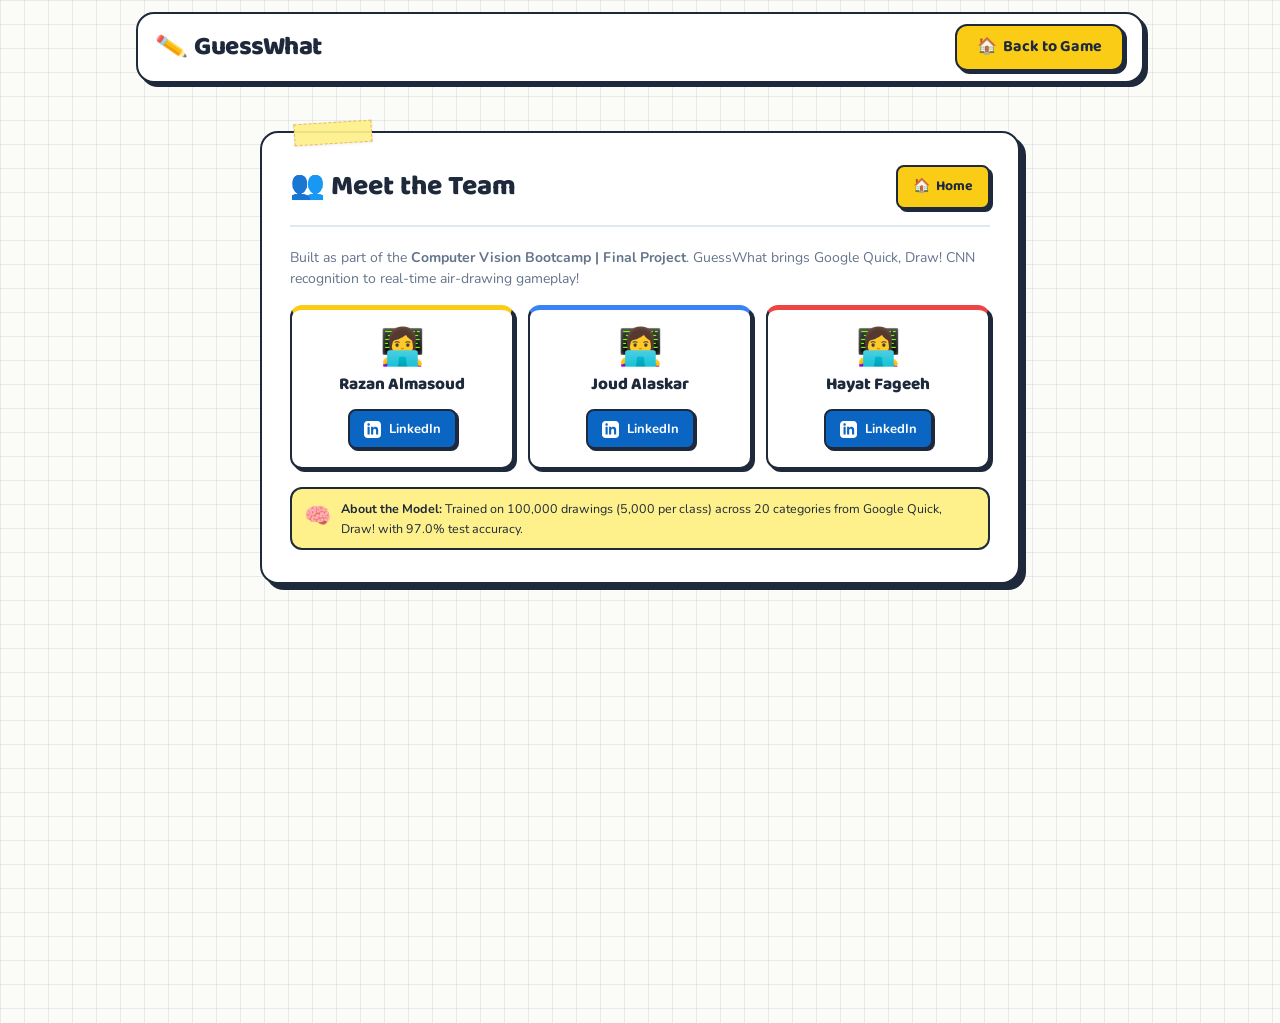
<file: team.html>
<!DOCTYPE html>
<html lang="en" dir="ltr">
<head>
  <meta charset="UTF-8">
  <meta name="viewport" content="width=device-width, initial-scale=1.0, maximum-scale=5.0">
  <title>Meet the Team — GuessWhat</title>
  <meta name="description" content="Meet the team behind GuessWhat — Computer Vision Bootcamp Final Project">

  <!-- =========================================================================
       TEAM LINKEDIN LINKS — Update these 3 constants when URLs are ready:
       ========================================================================= -->
  <script>
    const RAZAN_LINKEDIN = "#";
    const JOUD_LINKEDIN  = "#";
    const HAYAT_LINKEDIN = "#";
  </script>

  <!-- Google Fonts: Baloo 2 (friendly display) & Nunito (rounded sans) -->
  <link rel="preconnect" href="https://fonts.googleapis.com">
  <link rel="preconnect" href="https://fonts.gstatic.com" crossorigin>
  <link href="https://fonts.googleapis.com/css2?family=Baloo+2:wght@500;600;700;800&family=Nunito:ital,wght@0,400;0,600;0,700;0,800;0,900;1,700&display=swap" rel="stylesheet">

  <link rel="stylesheet" href="style.css">
  <style>
    .team-page-wrapper {
      min-height: 100vh;
      display: flex;
      flex-direction: column;
      align-items: center;
      padding: 32px 16px;
    }
    .team-page-container {
      max-width: 760px;
      width: 100%;
      margin: 0 auto;
    }
    .team-page-card {
      position: relative;
      background: var(--card-bg);
      border: var(--border-thick);
      border-radius: var(--radius-lg);
      box-shadow: var(--shadow-card-lg);
      padding: 32px 28px;
    }
    .team-page-header {
      display: flex;
      align-items: center;
      justify-content: space-between;
      margin-bottom: 20px;
      padding-bottom: 16px;
      border-bottom: 2px solid #e2e8f0;
    }
    .team-page-header h1 {
      font-family: var(--font-display);
      font-size: 28px;
      font-weight: 800;
      color: var(--ink-dark);
      margin: 0;
    }
    .btn-back-home {
      display: inline-flex;
      align-items: center;
      gap: 6px;
      text-decoration: none;
    }
  </style>
</head>
<body>
  <div class="site-wrapper">
    <!-- Top Nav Header -->
    <header class="site-header">
      <div class="header-container">
        <a href="index.html" class="brand-link">
          <span class="brand-pencil" aria-hidden="true">✏️</span>
          <span class="brand-name">GuessWhat</span>
        </a>
        <nav class="nav-links">
          <a href="index.html" class="btn btn-yellow btn-back-home">
            <span>🏠</span>
            <span>Back to Game</span>
          </a>
        </nav>
      </div>
    </header>

    <main class="team-page-wrapper">
      <div class="team-page-container">
        <div class="team-page-card">
          <div class="washi-tape washi-tape-left" aria-hidden="true"></div>
          
          <div class="team-page-header">
            <h1>👥 Meet the Team</h1>
            <a href="index.html" class="btn btn-sm btn-yellow btn-back-home">
              <span>🏠</span>
              <span>Home</span>
            </a>
          </div>

          <!-- General Information -->
          <p class="team-intro">
            Built as part of the <strong>Computer Vision Bootcamp | Final Project</strong>. GuessWhat brings Google Quick, Draw! CNN recognition to real-time air-drawing gameplay!
          </p>

          <!-- 3 Team Cards (1 row on desktop, 1 column on mobile) -->
          <div class="team-grid">
            <div class="team-card card-razan">
              <div class="member-avatar">👩‍💻</div>
              <div class="member-name">Razan Almasoud</div>
              <div class="member-actions">
                <a href="#" id="linkRazanLinkedIn" class="btn-linkedin" target="_blank" rel="noopener" aria-label="Razan Almasoud on LinkedIn" title="Razan Almasoud on LinkedIn">
                  <svg class="linkedin-svg" xmlns="http://www.w3.org/2000/svg" viewBox="0 0 24 24" width="18" height="18" fill="currentColor" aria-hidden="true">
                    <path d="M19 0h-14c-2.761 0-5 2.239-5 5v14c0 2.761 2.239 5 5 5h14c2.762 0 5-2.239 5-5v-14c0-2.761-2.238-5-5-5zm-11 19h-3v-11h3v11zm-1.5-12.268c-.966 0-1.75-.79-1.75-1.764s.784-1.764 1.75-1.764 1.75.79 1.75 1.764-.784 1.764-1.75 1.764zm13.5 12.268h-3v-5.604c0-3.368-4-3.113-4 0v5.604h-3v-11h3v1.765c1.396-2.586 7-2.777 7 2.476v6.759z"/>
                  </svg>
                  <span>LinkedIn</span>
                </a>
              </div>
            </div>

            <div class="team-card card-joud">
              <div class="member-avatar">👩‍💻</div>
              <div class="member-name">Joud Alaskar</div>
              <div class="member-actions">
                <a href="#" id="linkJoudLinkedIn" class="btn-linkedin" target="_blank" rel="noopener" aria-label="Joud Alaskar on LinkedIn" title="Joud Alaskar on LinkedIn">
                  <svg class="linkedin-svg" xmlns="http://www.w3.org/2000/svg" viewBox="0 0 24 24" width="18" height="18" fill="currentColor" aria-hidden="true">
                    <path d="M19 0h-14c-2.761 0-5 2.239-5 5v14c0 2.761 2.239 5 5 5h14c2.762 0 5-2.239 5-5v-14c0-2.761-2.238-5-5-5zm-11 19h-3v-11h3v11zm-1.5-12.268c-.966 0-1.75-.79-1.75-1.764s.784-1.764 1.75-1.764 1.75.79 1.75 1.764-.784 1.764-1.75 1.764zm13.5 12.268h-3v-5.604c0-3.368-4-3.113-4 0v5.604h-3v-11h3v1.765c1.396-2.586 7-2.777 7 2.476v6.759z"/>
                  </svg>
                  <span>LinkedIn</span>
                </a>
              </div>
            </div>

            <div class="team-card card-hayat">
              <div class="member-avatar">👩‍💻</div>
              <div class="member-name">Hayat Fageeh</div>
              <div class="member-actions">
                <a href="#" id="linkHayatLinkedIn" class="btn-linkedin" target="_blank" rel="noopener" aria-label="Hayat Fageeh on LinkedIn" title="Hayat Fageeh on LinkedIn">
                  <svg class="linkedin-svg" xmlns="http://www.w3.org/2000/svg" viewBox="0 0 24 24" width="18" height="18" fill="currentColor" aria-hidden="true">
                    <path d="M19 0h-14c-2.761 0-5 2.239-5 5v14c0 2.761 2.239 5 5 5h14c2.762 0 5-2.239 5-5v-14c0-2.761-2.238-5-5-5zm-11 19h-3v-11h3v11zm-1.5-12.268c-.966 0-1.75-.79-1.75-1.764s.784-1.764 1.75-1.764 1.75.79 1.75 1.764-.784 1.764-1.75 1.764zm13.5 12.268h-3v-5.604c0-3.368-4-3.113-4 0v5.604h-3v-11h3v1.765c1.396-2.586 7-2.777 7 2.476v6.759z"/>
                  </svg>
                  <span>LinkedIn</span>
                </a>
              </div>
            </div>
          </div>

          <!-- General Information: About the Model Callout -->
          <div class="model-meta-callout">
            <span class="callout-icon">🧠</span>
            <div class="callout-text">
              <strong>About the Model:</strong> Trained on 100,000 drawings (5,000 per class) across 20 categories from Google Quick, Draw! with 97.0% test accuracy.
            </div>
          </div>
        </div>
      </div>
    </main>
  </div>

  <script>
    // Wire up LinkedIn constants to link anchors
    document.addEventListener('DOMContentLoaded', () => {
      const linkRazan = document.getElementById('linkRazanLinkedIn');
      const linkJoud = document.getElementById('linkJoudLinkedIn');
      const linkHayat = document.getElementById('linkHayatLinkedIn');
      if (linkRazan && typeof RAZAN_LINKEDIN !== 'undefined') linkRazan.href = RAZAN_LINKEDIN;
      if (linkJoud && typeof JOUD_LINKEDIN !== 'undefined') linkJoud.href = JOUD_LINKEDIN;
      if (linkHayat && typeof HAYAT_LINKEDIN !== 'undefined') linkHayat.href = HAYAT_LINKEDIN;
    });
  </script>
</body>
</html>
</file>
<file: style.css>
/* ==========================================================================
   GUESSWHAT — SKETCHBOOK NEO-BRUTALIST DESIGN SYSTEM
   Grid Notebook Paper • Thick Dark Borders • Offset Solid Shadows • Yellow Accents
   Fits on one screen on desktop • 5 Home Tile Buttons & Popups • Responsive
   ========================================================================== */

/* --------------------------------------------------------------------------
   1. CSS Reset & Variables
   -------------------------------------------------------------------------- */
*, *::before, *::after {
  box-sizing: border-box;
  margin: 0;
  padding: 0;
}

:root {
  /* Fonts */
  --font-display: 'Baloo 2', cursive, sans-serif;
  --font-body: 'Nunito', -apple-system, BlinkMacSystemFont, sans-serif;

  /* Color Palette */
  --bg-paper: #fbfbf7;
  --grid-line: rgba(203, 213, 225, 0.45);
  --card-bg: #ffffff;
  --ink-dark: #1e293b;
  --ink-muted: #64748b;
  --ink-light: #94a3b8;

  /* Theme Accents */
  --accent-yellow: #facc15;
  --accent-yellow-light: #fef08a;
  --accent-yellow-hover: #fde047;
  
  --accent-human: #3b82f6;       /* Blue for Human (YOU) */
  --accent-human-light: #dbeafe;
  --accent-human-dark: #1d4ed8;

  --accent-model: #ef4444;       /* Orange-Red for AI (THE MODEL) */
  --accent-model-light: #fee2e2;
  --accent-model-dark: #b91c1c;

  --accent-green: #22c55e;
  --accent-green-light: #dcfce7;
  --accent-orange: #f97316;

  /* Borders & Shadows */
  --border-thick: 2.5px solid var(--ink-dark);
  --border-medium: 2px solid var(--ink-dark);
  --shadow-card: 4px 4px 0 var(--ink-dark);
  --shadow-card-lg: 6px 6px 0 var(--ink-dark);
  --shadow-btn: 3px 3px 0 var(--ink-dark);
  --shadow-btn-hover: 5px 5px 0 var(--ink-dark);
  --shadow-btn-active: 1px 1px 0 var(--ink-dark);

  /* Radii */
  --radius-sm: 8px;
  --radius-md: 12px;
  --radius-lg: 18px;
  --radius-pill: 9999px;
}

html {
  overflow-x: hidden;
  width: 100%;
}

body {
  width: 100%;
  min-height: 100vh;
  overflow-x: hidden;
  font-family: var(--font-body);
  font-size: 16px;
  line-height: 1.55;
  color: var(--ink-dark);
  direction: ltr;
  text-align: left;
  background-color: var(--bg-paper);
  /* Grid notebook paper background */
  background-image: 
    linear-gradient(to right, var(--grid-line) 1.5px, transparent 1.5px),
    linear-gradient(to bottom, var(--grid-line) 1.5px, transparent 1.5px);
  background-size: 24px 24px;
  -webkit-font-smoothing: antialiased;
}

button, input {
  font-family: inherit;
  font-size: inherit;
  touch-action: manipulation;
}

/* Visibility utilities */
.screen {
  display: block;
}
.screen.hidden, .hidden {
  display: none !important;
}

.site-wrapper {
  display: flex;
  flex-direction: column;
  min-height: 100vh;
  max-width: 1040px;
  width: 100%;
  margin: 0 auto;
  padding: 0 16px 24px 16px;
  box-sizing: border-box;
  overflow-x: hidden;
}


/* --------------------------------------------------------------------------
   2. Navigation Header & Responsive Collapsible Menu
   -------------------------------------------------------------------------- */
.site-header {
  padding: 12px 0 16px 0;
  width: 100%;
}

.header-container {
  display: flex;
  align-items: center;
  justify-content: space-between;
  padding: 10px 18px;
  background: var(--card-bg);
  border: var(--border-thick);
  border-radius: var(--radius-lg);
  box-shadow: var(--shadow-card);
  position: relative;
  flex-wrap: wrap;
}

.brand-link {
  display: flex;
  align-items: center;
  gap: 8px;
  text-decoration: none;
  color: var(--ink-dark);
  user-select: none;
  min-height: 44px;
}

.brand-pencil {
  font-size: 24px;
  display: inline-block;
  transform: rotate(-10deg);
  transition: transform 0.2s ease;
}

.brand-link:hover .brand-pencil {
  transform: rotate(15deg) scale(1.15);
}

.brand-name {
  font-family: var(--font-display);
  font-weight: 800;
  font-size: 26px;
  letter-spacing: -0.5px;
  color: var(--ink-dark);
}

/* Hamburger toggle for mobile */
.nav-toggle-btn {
  display: none;
  align-items: center;
  justify-content: center;
  gap: 6px;
  background: var(--card-bg);
  color: var(--ink-dark);
  border: var(--border-medium);
  border-radius: var(--radius-md);
  padding: 8px 14px;
  min-height: 44px;
  font-family: var(--font-display);
  font-weight: 800;
  font-size: 15px;
  cursor: pointer;
  box-shadow: 2px 2px 0 var(--ink-dark);
  transition: all 0.15s ease;
}

.nav-toggle-btn:hover {
  background: var(--accent-yellow-light);
}

.hamburger-icon {
  font-size: 18px;
  line-height: 1;
}

/* Nav links desktop */
.nav-links {
  display: flex;
  align-items: center;
  gap: 10px;
}

.nav-btn {
  display: inline-flex;
  align-items: center;
  gap: 6px;
  background: var(--card-bg);
  color: var(--ink-dark);
  border: var(--border-medium);
  border-radius: var(--radius-md);
  padding: 7px 15px;
  min-height: 44px;
  font-family: var(--font-display);
  font-weight: 700;
  font-size: 15px;
  cursor: pointer;
  box-shadow: 2px 2px 0 var(--ink-dark);
  transition: transform 0.15s ease, box-shadow 0.15s ease, background-color 0.15s ease;
}

.nav-btn:hover {
  background: var(--accent-yellow-light);
  transform: translate(-1px, -1px);
  box-shadow: 3px 3px 0 var(--ink-dark);
}

.nav-btn:active {
  transform: translate(1px, 1px);
  box-shadow: 1px 1px 0 var(--ink-dark);
}


/* --------------------------------------------------------------------------
   3. Buttons & Neo-Brutalist Components
   -------------------------------------------------------------------------- */
.btn {
  display: inline-flex;
  align-items: center;
  justify-content: center;
  gap: 8px;
  border-radius: var(--radius-md);
  border: var(--border-thick);
  font-family: var(--font-display);
  font-weight: 700;
  cursor: pointer;
  text-decoration: none;
  user-select: none;
  padding: 9px 20px;
  min-height: 44px;
  font-size: 16px;
  box-shadow: var(--shadow-btn);
  transition: transform 0.12s ease, box-shadow 0.12s ease, background-color 0.12s ease;
}

.btn:hover {
  transform: translate(-2px, -2px);
  box-shadow: var(--shadow-btn-hover);
}

.btn:active {
  transform: translate(2px, 2px);
  box-shadow: var(--shadow-btn-active);
}

.btn-yellow {
  background: var(--accent-yellow);
  color: var(--ink-dark);
}
.btn-yellow:hover {
  background: var(--accent-yellow-hover);
}

.btn-card-action {
  background: var(--card-bg);
  color: var(--ink-dark);
}
.btn-card-action:hover {
  background: var(--accent-yellow-light);
}

.btn-hero {
  font-size: 19px;
  padding: 11px 30px;
  min-height: 48px;
  border-radius: var(--radius-lg);
}

.btn-sm {
  font-size: 14px;
  padding: 7px 15px;
  min-height: 44px;
  border-radius: var(--radius-sm);
}

.btn-large {
  font-size: 17px;
  padding: 10px 24px;
  min-height: 46px;
}

/* Yellow Highlighter Marker Effect */
.highlight-marker {
  background: var(--accent-yellow-light);
  padding: 2px 10px;
  border-radius: 6px;
  color: var(--ink-dark);
  box-decoration-break: clone;
  -webkit-box-decoration-break: clone;
  box-shadow: 0 1px 2px rgba(234, 179, 8, 0.25);
}

/* Washi Tape Accent */
.washi-tape {
  position: absolute;
  width: 78px;
  height: 22px;
  background: rgba(254, 240, 138, 0.92);
  border: 1px dashed rgba(180, 83, 9, 0.35);
  box-shadow: 0 1px 3px rgba(0, 0, 0, 0.08);
  pointer-events: none;
  z-index: 20;
}

.washi-tape-left {
  top: -11px;
  left: 32px;
  transform: rotate(-3.5deg);
}

.washi-tape-right {
  top: -11px;
  right: 32px;
  transform: rotate(3.5deg);
}


/* --------------------------------------------------------------------------
   4. HOME SCREEN (Fits on one screen on desktop)
   -------------------------------------------------------------------------- */
.home-screen {
  max-width: 100%;
  margin: 6px 0 0 0;
  width: 100%;
  display: flex;
  flex-direction: column;
  gap: 16px;
  box-sizing: border-box;
}

/* Hero Card - Compact on desktop to fit without scrolling */
.home-hero-card {
  position: relative;
  background: var(--card-bg);
  border: var(--border-thick);
  border-radius: var(--radius-lg);
  box-shadow: var(--shadow-card-lg);
  padding: 26px 32px 20px 32px;
  text-align: center;
  width: 100%;
}

.hero-chip {
  display: inline-block;
  background: #f1f5f9;
  border: var(--border-medium);
  border-radius: var(--radius-pill);
  padding: 3px 14px;
  font-family: var(--font-display);
  font-weight: 700;
  font-size: 13px;
  color: var(--ink-dark);
  margin-bottom: 10px;
}

.hero-title {
  font-family: var(--font-display);
  font-weight: 800;
  font-size: clamp(24px, 3.8vw, 38px);
  line-height: 1.2;
  margin-bottom: 10px;
  color: var(--ink-dark);
  word-break: break-word;
}

.hero-subtitle {
  font-size: clamp(14px, 1.8vw, 16.5px);
  color: var(--ink-muted);
  max-width: 680px;
  margin: 0 auto 16px auto;
  line-height: 1.5;
}

.hero-actions {
  display: flex;
  align-items: center;
  justify-content: center;
  gap: 14px;
  flex-wrap: wrap;
  margin-bottom: 16px;
}

.model-error-banner {
  background: var(--accent-model-light);
  color: var(--accent-model-dark);
  border: var(--border-medium);
  border-radius: var(--radius-md);
  padding: 8px 16px;
  font-weight: 700;
  font-size: 13.5px;
  margin: -4px auto 14px auto;
  max-width: 560px;
  text-align: center;
}

.lifetime-pill {
  display: inline-flex;
  align-items: center;
  gap: 8px;
  background: #f8fafc;
  border: var(--border-medium);
  border-radius: var(--radius-pill);
  padding: 5px 16px;
  min-height: 38px;
  font-size: 13.5px;
  font-weight: 700;
}

.pill-human { color: var(--accent-human-dark); }
.pill-ai { color: var(--accent-model-dark); }
.pill-vs { color: var(--ink-light); font-weight: 900; }


/* --------------------------------------------------------------------------
   4A. 5 HOME TILE BUTTONS ROW
   -------------------------------------------------------------------------- */
.home-tiles-row {
  display: grid;
  grid-template-columns: repeat(5, 1fr);
  gap: 12px;
  width: 100%;
}

.home-tile-btn {
  background: #ffffff;
  border: var(--border-thick);
  border-radius: 14px;
  box-shadow: 3px 3px 0 var(--ink-dark);
  padding: 12px 10px;
  min-height: 100px;
  cursor: pointer;
  display: flex;
  flex-direction: column;
  align-items: center;
  justify-content: center;
  text-align: center;
  gap: 4px;
  transition: transform 0.14s ease, box-shadow 0.14s ease, background 0.14s ease;
  user-select: none;
}

.home-tile-btn:hover {
  transform: translate(-2px, -2px);
  box-shadow: 5px 5px 0 var(--ink-dark);
  background: #fafaf9;
}

.home-tile-btn:active {
  transform: translate(1px, 1px);
  box-shadow: 1px 1px 0 var(--ink-dark);
}

/* Colored top strip for each tile button */
.tile-works { border-top: 5px solid var(--accent-human); }
.tile-controls { border-top: 5px solid var(--accent-yellow); }
.tile-rules { border-top: 5px solid var(--accent-model); }
.tile-words { border-top: 5px solid var(--accent-green); }
.tile-model { border-top: 5px solid var(--accent-orange); }

.tile-icon {
  font-size: 24px;
  line-height: 1;
}

.tile-title {
  font-family: var(--font-display);
  font-weight: 800;
  font-size: 15px;
  color: var(--ink-dark);
  line-height: 1.2;
}

.tile-sub {
  font-size: 11px;
  color: var(--ink-muted);
  line-height: 1.3;
}


/* --------------------------------------------------------------------------
   5. GAME SCREEN (RESPONSIVE 3-CARD LAYOUT)
   -------------------------------------------------------------------------- */
.game-screen {
  width: 100%;
  margin-top: 4px;
}

/* Desktop: 3-column layout */
.game-cards-container {
  display: grid;
  grid-template-columns: 280px 1fr 280px;
  grid-template-rows: auto 1fr;
  grid-template-areas:
    "model stage humanScore"
    "model stage guessBox";
  gap: 16px;
  align-items: stretch;
}

.card-the-model { grid-area: model; }
.card-main-stage { grid-area: stage; }
.card-the-human-score { grid-area: humanScore; }
.card-guess-box { grid-area: guessBox; }

.game-card {
  background: var(--card-bg);
  border: var(--border-thick);
  border-radius: var(--radius-lg);
  box-shadow: var(--shadow-card);
  padding: 16px;
  position: relative;
  display: flex;
  flex-direction: column;
}

/* Card Header Badges */
.card-tag {
  display: inline-flex;
  align-items: center;
  gap: 6px;
  font-family: var(--font-display);
  font-weight: 800;
  font-size: 14px;
  letter-spacing: 0.5px;
  border-radius: var(--radius-pill);
  border: var(--border-medium);
  padding: 4px 14px;
  min-height: 32px;
  margin-bottom: 12px;
  align-self: flex-start;
}

.tag-human { background: var(--accent-human); color: #ffffff; }
.tag-model { background: var(--accent-model); color: #ffffff; }

/* Score Display */
.card-score-block {
  background: #f8fafc;
  border: var(--border-medium);
  border-radius: var(--radius-md);
  padding: 8px 12px;
  text-align: center;
  margin-bottom: 12px;
}

.score-label {
  display: block;
  font-family: var(--font-display);
  font-size: 11px;
  font-weight: 800;
  letter-spacing: 1px;
  color: var(--ink-muted);
}

.score-display {
  font-family: var(--font-display);
  font-size: 46px;
  font-weight: 800;
  line-height: 1;
  margin-top: 2px;
}

.score-human-color { color: var(--accent-human-dark); }
.score-model-color { color: var(--accent-model-dark); }

.section-label {
  font-family: var(--font-display);
  font-size: 11.5px;
  font-weight: 800;
  letter-spacing: 0.8px;
  color: var(--ink-muted);
}


/* --------------------------------------------------------------------------
   5A. THE MODEL CARD
   -------------------------------------------------------------------------- */
.ai-status-container {
  margin-bottom: 12px;
}

.ai-status-pill {
  margin-top: 4px;
  padding: 6px 10px;
  border: var(--border-medium);
  border-radius: var(--radius-sm);
  font-family: var(--font-display);
  font-size: 12.5px;
  font-weight: 800;
  text-align: center;
  transition: all 0.2s ease;
}

.status-idle { background: #f1f5f9; color: var(--ink-muted); }
.status-unsure { background: var(--accent-yellow-light); color: #854d0e; }
.status-confident {
  background: var(--accent-model-light);
  color: var(--accent-model-dark);
  animation: pulse 1s infinite alternate;
}

@keyframes pulse {
  from { transform: scale(1); }
  to { transform: scale(1.02); }
}

.ai-guesses-section {
  flex: 1;
}

.guesses-header {
  display: flex;
  align-items: center;
  justify-content: space-between;
  margin-bottom: 8px;
}

.confidence-threshold-tag {
  font-size: 10.5px;
  font-weight: 700;
  color: var(--ink-light);
}

.ai-guesses-list {
  display: flex;
  flex-direction: column;
  gap: 8px;
}

.ai-guess-item {
  background: #f8fafc;
  border: var(--border-medium);
  border-radius: var(--radius-sm);
  padding: 7px 10px;
}

.guess-meta {
  display: flex;
  justify-content: space-between;
  align-items: center;
  font-size: 13px;
  font-weight: 700;
  margin-bottom: 4px;
}

.guess-label { text-transform: capitalize; color: var(--ink-dark); }
.guess-prob { font-family: var(--font-display); font-weight: 800; color: var(--accent-model-dark); }

.guess-bar-track {
  width: 100%;
  height: 8px;
  background: #e2e8f0;
  border: 1.5px solid var(--ink-dark);
  border-radius: var(--radius-pill);
  overflow: hidden;
}

.guess-bar-fill {
  height: 100%;
  background: var(--accent-model);
  border-radius: var(--radius-pill);
  transition: width 0.25s ease-out;
}

/* AI Vision Box */
.ai-vision-box {
  margin-top: 12px;
  padding: 8px;
  background: #f8fafc;
  border: var(--border-medium);
  border-radius: var(--radius-md);
  text-align: center;
}

.vision-header {
  font-family: var(--font-display);
  font-size: 11px;
  font-weight: 800;
  color: var(--ink-muted);
  margin-bottom: 5px;
}

.vision-canvas-wrap {
  display: flex;
  align-items: center;
  justify-content: center;
}

#aiVisionCanvas {
  width: 52px;
  height: 52px;
  background: #000000;
  border: 2px solid var(--ink-dark);
  border-radius: 6px;
  image-rendering: pixelated;
}


/* --------------------------------------------------------------------------
   5B. CENTER CARD: MAIN STAGE & HINT
   -------------------------------------------------------------------------- */
.card-main-stage {
  padding: 18px 20px;
}

.stage-header {
  display: flex;
  align-items: center;
  justify-content: space-between;
  gap: 10px;
  margin-bottom: 12px;
  flex-wrap: wrap;
}

.stage-pill {
  display: inline-flex;
  align-items: center;
  gap: 6px;
  background: #f1f5f9;
  border: var(--border-medium);
  border-radius: var(--radius-pill);
  padding: 5px 13px;
  min-height: 40px;
  font-family: var(--font-display);
  font-weight: 800;
  font-size: 14.5px;
}

.pill-round { background: var(--accent-yellow-light); color: var(--ink-dark); }
.pill-timer { background: #fee2e2; color: var(--accent-model-dark); }

.timer-seconds { min-width: 30px; text-align: right; }

.mode-toggle {
  display: inline-flex;
  align-items: center;
  background: #f1f5f9;
  border: var(--border-medium);
  border-radius: var(--radius-pill);
  padding: 3px;
  gap: 3px;
  min-height: 40px;
  box-shadow: 2px 2px 0 var(--ink-dark);
}

.mode-btn {
  border: none;
  background: transparent;
  padding: 5px 12px;
  min-height: 32px;
  border-radius: var(--radius-pill);
  font-family: var(--font-display);
  font-weight: 800;
  font-size: 13px;
  color: var(--ink-muted);
  cursor: pointer;
  display: inline-flex;
  align-items: center;
  gap: 5px;
  transition: all 0.15s ease;
}

.mode-btn:hover:not(.active) {
  color: var(--ink-dark);
  background: rgba(0, 0, 0, 0.05);
}

.mode-btn.active {
  background: #ffffff;
  color: var(--ink-dark);
  border: 1.5px solid var(--ink-dark);
  box-shadow: 1px 1px 0 var(--ink-dark);
}

/* Viewport */
.stage-viewport {
  position: relative;
  width: 100%;
  aspect-ratio: 16 / 9;
  max-height: 420px;
  background: #000000;
  border: var(--border-thick);
  border-radius: var(--radius-md);
  overflow: hidden;
  box-shadow: inset 0 2px 4px rgba(0,0,0,0.2);
}

.stage-viewport.mode-pen-active {
  background: #ffffff !important;
  background-image: 
    linear-gradient(to right, rgba(203, 213, 225, 0.45) 1px, transparent 1px),
    linear-gradient(to bottom, rgba(203, 213, 225, 0.45) 1px, transparent 1px);
  background-size: 20px 20px;
}

#webcam {
  position: absolute;
  top: 0;
  left: 0;
  width: 100%;
  height: 100%;
  object-fit: cover;
  transform: scaleX(-1);
  z-index: 1;
}

.stage-viewport.mode-pen-active #webcam,
.stage-viewport.mode-pen-active #overlayCanvas,
.stage-viewport.mode-pen-active #hudGesturePill {
  display: none !important;
}

#overlayCanvas {
  position: absolute;
  top: 0;
  left: 0;
  width: 100%;
  height: 100%;
  z-index: 2;
  cursor: crosshair;
  touch-action: none;
}

.pen-canvas {
  position: absolute;
  top: 0;
  left: 0;
  width: 100%;
  height: 100%;
  z-index: 2;
  cursor: crosshair;
  touch-action: none;
  background: transparent;
  display: none;
}

.stage-viewport.mode-pen-active .pen-canvas {
  display: block !important;
}

.ink-canvas-hidden {
  display: none !important;
}

/* Gesture HUD Pill */
.gesture-hud-pill {
  position: absolute;
  bottom: 12px;
  left: 50%;
  transform: translateX(-50%);
  display: inline-flex;
  align-items: center;
  gap: 8px;
  background: rgba(15, 23, 42, 0.85);
  backdrop-filter: blur(4px);
  color: #ffffff;
  border: 1.5px solid rgba(255, 255, 255, 0.2);
  border-radius: var(--radius-pill);
  padding: 6px 16px;
  font-size: 13px;
  font-weight: 700;
  z-index: 10;
  pointer-events: none;
  white-space: nowrap;
}

.gesture-hud-pill.drawing { background: rgba(59, 130, 246, 0.9); border-color: #93c5fd; }
.gesture-hud-pill.clearing { background: rgba(239, 68, 68, 0.9); border-color: #fca5a5; }

/* Canvas Toolbar */
.canvas-controls-bar {
  position: absolute;
  top: 10px;
  right: 10px;
  z-index: 10;
}

.btn-canvas-action {
  background: var(--card-bg);
  border: var(--border-medium);
  border-radius: var(--radius-sm);
  padding: 5px 12px;
  min-height: 44px;
  font-family: var(--font-display);
  font-weight: 800;
  font-size: 13px;
  color: var(--ink-dark);
  cursor: pointer;
  box-shadow: 2px 2px 0 var(--ink-dark);
}

.btn-canvas-action:hover { background: var(--accent-yellow-light); }

/* Overlays */
.reveal-overlay,
.round-over-overlay,
.camera-fallback-overlay {
  position: absolute;
  top: 0;
  left: 0;
  width: 100%;
  height: 100%;
  background: rgba(15, 23, 42, 0.85);
  backdrop-filter: blur(5px);
  display: flex;
  align-items: center;
  justify-content: center;
  padding: 16px;
  z-index: 30;
}

.reveal-card,
.round-over-card,
.fallback-card {
  background: #ffffff;
  border: var(--border-thick);
  border-radius: var(--radius-lg);
  box-shadow: var(--shadow-card-lg);
  padding: 22px 26px;
  text-align: center;
  max-width: 440px;
  width: 100%;
  animation: popIn 0.25s cubic-bezier(0.175, 0.885, 0.32, 1.275);
}

@keyframes popIn {
  from { transform: scale(0.9); opacity: 0; }
  to { transform: scale(1); opacity: 1; }
}

.reveal-tag {
  display: inline-block;
  background: #fee2e2;
  color: #b91c1c;
  border: var(--border-medium);
  border-radius: var(--radius-pill);
  padding: 4px 14px;
  font-family: var(--font-display);
  font-weight: 800;
  font-size: 13.5px;
  margin-bottom: 8px;
}

.reveal-instruction {
  font-size: 13px;
  color: var(--ink-muted);
  margin-bottom: 10px;
}

.secret-word-display {
  background: #f8fafc;
  border: var(--border-medium);
  border-radius: var(--radius-md);
  padding: 10px 16px;
  margin-bottom: 12px;
}

.secret-word-label {
  display: block;
  font-size: 11.5px;
  font-weight: 700;
  color: var(--ink-muted);
}

.secret-word-value {
  font-family: var(--font-display);
  font-size: 34px;
  font-weight: 800;
  color: var(--accent-human-dark);
  letter-spacing: 2px;
}

.countdown-number {
  font-family: var(--font-display);
  font-size: 30px;
  font-weight: 800;
  color: var(--accent-yellow-hover);
  display: block;
}

.countdown-caption {
  font-size: 12px;
  color: var(--ink-muted);
}

.round-winner-trophy { font-size: 46px; margin-bottom: 4px; }
.round-winner-title {
  font-family: var(--font-display);
  font-size: 24px;
  font-weight: 800;
  margin-bottom: 4px;
}
.round-winner-detail { font-size: 14.5px; color: var(--ink-muted); margin-bottom: 16px; }

/* Drawing Hint Section Under Canvas */
.drawing-hint-container {
  margin-top: 14px;
  background: #f8fafc;
  border: var(--border-thick);
  border-radius: var(--radius-md);
  padding: 10px 14px;
}

.hint-header {
  display: flex;
  align-items: center;
  justify-content: space-between;
  margin-bottom: 8px;
}

.hint-title {
  font-family: var(--font-display);
  font-weight: 800;
  font-size: 12px;
  letter-spacing: 0.8px;
  color: var(--ink-muted);
}

.letters-count-pill {
  background: #ffffff;
  border: 1.5px solid var(--ink-dark);
  border-radius: var(--radius-pill);
  padding: 2px 10px;
  font-size: 12px;
  font-weight: 700;
}

.letter-boxes-row {
  display: flex;
  align-items: center;
  justify-content: center;
  gap: 7px;
  flex-wrap: wrap;
  min-height: 44px;
}

.letter-box {
  width: 34px;
  height: 42px;
  background: #ffffff;
  border: var(--border-thick);
  border-radius: var(--radius-sm);
  box-shadow: 2px 2px 0 var(--ink-dark);
  display: flex;
  align-items: center;
  justify-content: center;
  font-family: var(--font-display);
  font-size: 22px;
  font-weight: 800;
  color: var(--ink-dark);
  text-transform: uppercase;
  user-select: none;
}

.letter-box.revealed {
  background: var(--accent-yellow-light);
  transform: scale(1.05);
}

.letter-box-gap {
  width: 12px;
  height: 42px;
}


/* --------------------------------------------------------------------------
   5C. YOU SCORE & GUESS INPUT CARDS
   -------------------------------------------------------------------------- */
.human-score-footer {
  margin-top: auto;
  text-align: center;
  padding-top: 8px;
}

.card-guess-box {
  display: flex;
  flex-direction: column;
}

.guess-prompt-title {
  font-family: var(--font-display);
  font-size: 19px;
  font-weight: 800;
  margin-bottom: 8px;
  color: var(--ink-dark);
}

.guess-form {
  display: flex;
  flex-direction: column;
  gap: 8px;
  margin-bottom: 8px;
}

.guess-input-wrap {
  width: 100%;
}

.guess-input {
  width: 100%;
  border: var(--border-thick);
  border-radius: var(--radius-md);
  padding: 9px 12px;
  min-height: 44px;
  font-size: 15.5px;
  font-weight: 700;
  color: var(--ink-dark);
  background: #f8fafc;
  outline: none;
  transition: all 0.15s ease;
}

.guess-input:focus {
  background: #ffffff;
  border-color: var(--accent-human);
  box-shadow: 0 0 0 3px var(--accent-human-light);
}

.guess-input.shake {
  animation: shakeInput 0.35s ease;
  border-color: var(--accent-model);
  background: var(--accent-model-light);
}

@keyframes shakeInput {
  0%, 100% { transform: translateX(0); }
  20%, 60% { transform: translateX(-6px); }
  40%, 80% { transform: translateX(6px); }
}

.btn-guess {
  width: 100%;
  min-height: 44px;
}

.guess-feedback {
  min-height: 22px;
  font-size: 13.5px;
  font-weight: 700;
  color: var(--ink-muted);
  text-align: center;
  margin-bottom: 10px;
}

.guess-feedback.correct { color: var(--accent-green); font-weight: 800; }
.guess-feedback.wrong { color: var(--accent-model); font-weight: 800; }

.recent-guesses-container {
  background: #f8fafc;
  border: var(--border-medium);
  border-radius: var(--radius-md);
  padding: 8px;
  overflow-y: auto;
  max-height: 100px;
}

.recent-guesses-label {
  display: block;
  font-size: 11px;
  font-weight: 800;
  color: var(--ink-muted);
  margin-bottom: 5px;
}

.guess-chips-list {
  display: flex;
  flex-wrap: wrap;
  gap: 5px;
}

.guess-chip {
  background: #ffffff;
  border: 1.5px solid var(--ink-dark);
  border-radius: var(--radius-pill);
  padding: 2px 9px;
  font-size: 11.5px;
  font-weight: 700;
}

.btn-quit {
  background: transparent;
  border: none;
  font-size: 13px;
  font-weight: 700;
  color: var(--ink-muted);
  cursor: pointer;
  text-decoration: underline;
  min-height: 44px;
  display: inline-flex;
  align-items: center;
  justify-content: center;
}

.btn-quit:hover { color: var(--accent-model); }

.desktop-only { display: block; }
.mobile-only { display: none; }


/* --------------------------------------------------------------------------
   6. RESULTS SCREEN
   -------------------------------------------------------------------------- */
.results-screen {
  max-width: 820px;
  margin: 14px auto;
  width: 100%;
}

.results-card {
  position: relative;
  background: var(--card-bg);
  border: var(--border-thick);
  border-radius: var(--radius-lg);
  box-shadow: var(--shadow-card-lg);
  padding: 34px 28px;
  text-align: center;
}

.champion-trophy { font-size: 52px; margin-bottom: 6px; }

.champion-title {
  font-family: var(--font-display);
  font-size: clamp(24px, 4.5vw, 36px);
  font-weight: 800;
  line-height: 1.2;
  margin-bottom: 6px;
}

.champion-subtitle { font-size: 15.5px; color: var(--ink-muted); margin-bottom: 22px; }

.match-recap-grid {
  display: grid;
  grid-template-columns: 1fr auto 1fr;
  align-items: center;
  gap: 14px;
  margin-bottom: 24px;
}

.recap-side {
  border: var(--border-thick);
  border-radius: var(--radius-md);
  padding: 14px;
  text-align: center;
}

.recap-side.side-human { background: var(--accent-human-light); }
.recap-side.side-model { background: var(--accent-model-light); }

.side-final-score {
  font-family: var(--font-display);
  font-size: 42px;
  font-weight: 800;
  line-height: 1;
  margin: 4px 0;
}

.side-speed { font-size: 13px; }

.recap-vs-badge {
  font-family: var(--font-display);
  font-size: 17px;
  font-weight: 800;
  background: #f1f5f9;
  border: var(--border-medium);
  border-radius: var(--radius-pill);
  padding: 5px 13px;
}

.match-breakdown-card {
  background: #f8fafc;
  border: var(--border-thick);
  border-radius: var(--radius-md);
  padding: 16px;
  margin-bottom: 22px;
  text-align: left;
}

.breakdown-title {
  font-family: var(--font-display);
  font-size: 17px;
  font-weight: 800;
  margin-bottom: 10px;
}

.table-wrap {
  overflow-x: auto;
  -webkit-overflow-scrolling: touch;
  width: 100%;
}

.notebook-table {
  width: 100%;
  border-collapse: collapse;
  font-size: 14px;
}

.notebook-table th,
.notebook-table td {
  padding: 8px 10px;
  border-bottom: 1.5px solid #cbd5e1;
  text-align: left;
}

.notebook-table th {
  font-family: var(--font-display);
  font-weight: 800;
  color: var(--ink-muted);
  font-size: 12.5px;
}

.winner-tag-human { color: var(--accent-human-dark); font-weight: 800; }
.winner-tag-model { color: var(--accent-model-dark); font-weight: 800; }
.winner-tag-none { color: var(--ink-muted); }

.saved-stats-card {
  background: #ffffff;
  border: var(--border-medium);
  border-radius: var(--radius-md);
  padding: 12px 16px;
  margin-bottom: 24px;
}

.saved-stats-title {
  font-family: var(--font-display);
  font-size: 13.5px;
  font-weight: 800;
  color: var(--ink-muted);
  margin-bottom: 8px;
}

.saved-stats-grid {
  display: grid;
  grid-template-columns: repeat(4, 1fr);
  gap: 8px;
}

.stat-cell {
  background: #f8fafc;
  border: 1.5px solid #cbd5e1;
  border-radius: var(--radius-sm);
  padding: 6px;
}

.cell-val {
  display: block;
  font-family: var(--font-display);
  font-size: 19px;
  font-weight: 800;
}

.cell-lbl {
  font-size: 10.5px;
  font-weight: 700;
  color: var(--ink-muted);
}

.results-actions {
  display: flex;
  align-items: center;
  justify-content: center;
  gap: 14px;
  flex-wrap: wrap;
}


/* --------------------------------------------------------------------------
   7. MODALS (POPUPS WITH TAPE STRIPS & SCROLLING)
   -------------------------------------------------------------------------- */
.modal-backdrop {
  position: fixed;
  top: 0;
  left: 0;
  width: 100vw;
  height: 100vh;
  background: rgba(15, 23, 42, 0.65);
  backdrop-filter: blur(4px);
  display: flex;
  align-items: center;
  justify-content: center;
  padding: 16px;
  z-index: 999;
  box-sizing: border-box;
}

.notebook-modal {
  position: relative;
  background: var(--card-bg);
  border: var(--border-thick);
  border-radius: var(--radius-lg);
  box-shadow: var(--shadow-card-lg);
  max-width: 660px;
  width: 100%;
  max-height: 85vh;
  overflow-y: auto;
  display: flex;
  flex-direction: column;
  animation: popIn 0.22s cubic-bezier(0.175, 0.885, 0.32, 1.275);
}

.modal-large { max-width: 720px; }

.modal-header {
  display: flex;
  align-items: center;
  justify-content: space-between;
  padding: 16px 22px;
  border-bottom: 2px solid #e2e8f0;
  background: #ffffff;
  position: sticky;
  top: 0;
  z-index: 10;
}

.modal-header h2 {
  font-family: var(--font-display);
  font-weight: 800;
  font-size: 22px;
  margin: 0;
  color: var(--ink-dark);
}

.modal-close-btn {
  background: transparent;
  border: var(--border-medium);
  border-radius: var(--radius-sm);
  width: 44px;
  height: 44px;
  min-height: 44px;
  display: flex;
  align-items: center;
  justify-content: center;
  font-size: 24px;
  font-weight: 800;
  cursor: pointer;
  transition: transform 0.15s ease;
}

.modal-close-btn:hover { background: #fee2e2; transform: rotate(90deg); }

.modal-body {
  padding: 22px;
  flex: 1;
}

.modal-intro-text {
  font-size: 15px;
  color: var(--ink-muted);
  line-height: 1.55;
  margin-bottom: 18px;
}

.modal-footer {
  padding: 14px 22px;
  border-top: 2px solid #e2e8f0;
  display: flex;
  justify-content: flex-end;
  gap: 10px;
  background: #ffffff;
  position: sticky;
  bottom: 0;
  z-index: 10;
}

.modal-footer-split { justify-content: space-between; }

/* --------------------------------------------------------------------------
   POPUP CONTENTS: Roles, Controls, Rules, Words, Model
   -------------------------------------------------------------------------- */
/* Modal Roles List */
.modal-roles-list {
  display: flex;
  flex-direction: column;
  gap: 14px;
}

.role-box {
  background: #fcfcfd;
  border: var(--border-medium);
  border-radius: var(--radius-md);
  padding: 18px 16px;
  box-shadow: 2px 2px 0 var(--ink-dark);
  display: flex;
  flex-direction: column;
}

.role-drawer { border-top: 5px solid var(--accent-yellow); }
.role-human { border-top: 5px solid var(--accent-human); }
.role-model { border-top: 5px solid var(--accent-model); }

.role-icon { font-size: 30px; margin-bottom: 6px; }
.role-heading {
  font-family: var(--font-display);
  font-size: 19px;
  font-weight: 800;
  margin-bottom: 6px;
  color: var(--ink-dark);
}
.role-text {
  font-size: 14.5px;
  color: var(--ink-muted);
  line-height: 1.55;
}

/* Modal Controls */
.controls-grid {
  display: grid;
  grid-template-columns: repeat(3, 1fr);
  gap: 14px;
}

.control-card {
  background: #f8fafc;
  border: var(--border-medium);
  border-radius: var(--radius-md);
  padding: 18px 14px;
  text-align: center;
  box-shadow: 2px 2px 0 var(--ink-dark);
}

.control-icon-circle { font-size: 34px; margin-bottom: 8px; }
.control-name { font-family: var(--font-display); font-size: 17px; font-weight: 800; margin-bottom: 4px; }
.control-action-tag {
  display: inline-block;
  font-family: var(--font-display);
  font-size: 11.5px;
  font-weight: 800;
  letter-spacing: 0.5px;
  padding: 2px 10px;
  border-radius: var(--radius-pill);
  border: 1.5px solid var(--ink-dark);
  margin-bottom: 8px;
  text-transform: uppercase;
}

.tag-draw { background: var(--accent-human-light); color: var(--accent-human-dark); }
.tag-move { background: var(--accent-yellow-light); color: #854d0e; }
.tag-clear { background: var(--accent-model-light); color: var(--accent-model-dark); }

.control-desc { font-size: 13.5px; color: var(--ink-muted); line-height: 1.5; }

.controls-fallback-note {
  display: flex;
  align-items: center;
  gap: 12px;
  background: var(--accent-yellow-light);
  border: var(--border-medium);
  border-radius: var(--radius-md);
  padding: 12px 16px;
  margin-top: 16px;
  box-shadow: 2px 2px 0 var(--ink-dark);
}

.fallback-note-icon { font-size: 24px; flex-shrink: 0; }
.fallback-note-text { font-size: 14px; color: var(--ink-dark); line-height: 1.5; }

/* Modal Rules */
.rules-grid {
  display: grid;
  grid-template-columns: repeat(2, 1fr);
  gap: 12px;
}

.rule-card {
  display: flex;
  align-items: flex-start;
  gap: 12px;
  background: #f8fafc;
  border: var(--border-medium);
  border-radius: var(--radius-md);
  padding: 14px;
  box-shadow: 2px 2px 0 var(--ink-dark);
}

.rule-badge {
  width: 30px;
  height: 30px;
  background: var(--accent-yellow);
  border: var(--border-medium);
  border-radius: var(--radius-pill);
  display: flex;
  align-items: center;
  justify-content: center;
  font-family: var(--font-display);
  font-weight: 800;
  font-size: 15px;
  flex-shrink: 0;
}

.rule-body strong {
  display: block;
  font-family: var(--font-display);
  font-size: 15.5px;
  font-weight: 800;
  margin-bottom: 3px;
  color: var(--ink-dark);
}

.rule-body p { font-size: 13px; color: var(--ink-muted); line-height: 1.45; }

/* Modal Words (Desktop 5 cols, Mobile 3 cols) */
.words-grid {
  display: grid;
  grid-template-columns: repeat(5, 1fr);
  gap: 10px;
}

.word-tile {
  background: #ffffff;
  border: var(--border-medium);
  border-radius: var(--radius-md);
  padding: 10px 8px;
  display: flex;
  align-items: center;
  gap: 8px;
  box-shadow: 2px 2px 0 var(--ink-dark);
  transition: transform 0.15s ease, background 0.15s ease;
}

.word-tile:hover {
  transform: translateY(-2px);
  background: var(--accent-yellow-light);
}

.word-icon { font-size: 20px; flex-shrink: 0; line-height: 1; }
.word-name {
  font-family: var(--font-display);
  font-weight: 800;
  font-size: 13.5px;
  color: var(--ink-dark);
  text-transform: capitalize;
  white-space: nowrap;
  overflow: hidden;
  text-overflow: ellipsis;
}

/* Modal Specs & Pipeline */
.model-specs-grid {
  display: grid;
  grid-template-columns: repeat(3, 1fr);
  gap: 10px;
  margin-bottom: 16px;
}

.spec-cell {
  background: #f8fafc;
  border: var(--border-medium);
  border-radius: var(--radius-sm);
  padding: 10px 8px;
  text-align: center;
}

.spec-lbl {
  display: block;
  font-size: 10.5px;
  font-weight: 800;
  color: var(--ink-muted);
  text-transform: uppercase;
}

.spec-val {
  font-family: var(--font-display);
  font-size: 15px;
  font-weight: 800;
  color: var(--ink-dark);
}

.model-pipeline-box {
  background: #ffffff;
  border: var(--border-medium);
  border-radius: var(--radius-md);
  padding: 14px;
}

.pipeline-title {
  font-family: var(--font-display);
  font-size: 14.5px;
  font-weight: 800;
  margin-bottom: 8px;
}

.pipeline-steps-list {
  display: flex;
  flex-direction: column;
  gap: 5px;
}

.p-step {
  font-size: 12.5px;
  color: var(--ink-dark);
  padding: 4px 8px;
  background: #f8fafc;
  border-radius: 4px;
}

/* Leaderboard Modal */
.leaderboard-summary {
  display: grid;
  grid-template-columns: repeat(4, 1fr);
  gap: 10px;
  margin-bottom: 16px;
}

.summary-stat-box {
  border: var(--border-medium);
  border-radius: var(--radius-sm);
  padding: 8px;
  text-align: center;
}

.box-human { background: var(--accent-human-light); }
.box-model { background: var(--accent-model-light); }
.box-ties { background: #f1f5f9; }
.box-rate { background: var(--accent-yellow-light); }

.box-stat-val {
  display: block;
  font-family: var(--font-display);
  font-size: 20px;
  font-weight: 800;
}

.box-stat-label { font-size: 10.5px; font-weight: 700; }

.records-subhead {
  font-family: var(--font-display);
  font-size: 14.5px;
  font-weight: 800;
  margin-bottom: 8px;
}

/* Player Name Dialog */
.modal-name-dialog {
  max-width: 480px;
}

.name-entry-form {
  margin-top: 10px;
}

.name-input-group {
  display: flex;
  flex-direction: column;
  gap: 6px;
  position: relative;
}

.name-input-label {
  font-family: var(--font-display);
  font-weight: 800;
  font-size: 14.5px;
  color: var(--ink-dark);
}

.name-input-field {
  width: 100%;
  border: var(--border-thick);
  border-radius: var(--radius-md);
  padding: 12px 14px;
  min-height: 48px;
  font-family: var(--font-body);
  font-weight: 700;
  font-size: 17px;
  color: var(--ink-dark);
  background: #ffffff;
  outline: none;
  box-shadow: 2px 2px 0 var(--ink-dark);
  transition: all 0.15s ease;
  box-sizing: border-box;
}

.name-input-field:focus {
  border-color: var(--accent-human);
  box-shadow: 3px 3px 0 var(--accent-human);
  background: #f0fdf4;
}

.name-input-meta {
  display: flex;
  justify-content: flex-end;
  margin-top: 4px;
}

.name-char-count {
  font-size: 12px;
  font-weight: 700;
  color: var(--ink-muted);
}

.name-error-msg {
  margin-top: 8px;
  padding: 8px 12px;
  background: #fee2e2;
  border: 1.5px solid var(--accent-model-dark);
  border-radius: var(--radius-sm);
  color: var(--accent-model-dark);
  font-size: 13.5px;
  font-weight: 800;
  animation: shake 0.3s ease;
}

@keyframes shake {
  0%, 100% { transform: translateX(0); }
  25% { transform: translateX(-4px); }
  75% { transform: translateX(4px); }
}

/* Results Screen: Saved to Leaderboard Banner */
.leaderboard-saved-banner {
  display: inline-flex;
  align-items: center;
  gap: 8px;
  background: var(--accent-yellow-light);
  border: var(--border-medium);
  border-radius: var(--radius-pill);
  padding: 6px 16px;
  margin-top: 12px;
  margin-bottom: 6px;
  box-shadow: 2px 2px 0 var(--ink-dark);
  font-family: var(--font-display);
  font-weight: 800;
  font-size: 14.5px;
  color: var(--ink-dark);
}

.saved-banner-icon {
  font-size: 18px;
  line-height: 1;
}

.saved-rank-tag {
  background: #ffffff;
  border: 1.5px solid var(--ink-dark);
  border-radius: var(--radius-pill);
  padding: 2px 10px;
  font-size: 13px;
  color: var(--accent-human-dark);
  box-shadow: 1px 1px 0 var(--ink-dark);
}

/* Leaderboard Modal: Top 10 Table */
.leaderboard-table-wrap {
  max-height: 280px;
  overflow-y: auto;
  border: var(--border-medium);
  border-radius: var(--radius-md);
  background: #ffffff;
  box-shadow: inset 0 1px 3px rgba(0,0,0,0.06);
}

.leaderboard-table {
  width: 100%;
  border-collapse: collapse;
  font-size: 13.5px;
}

.leaderboard-table th {
  background: #f1f5f9;
  position: sticky;
  top: 0;
  z-index: 2;
  font-family: var(--font-display);
  font-weight: 800;
  font-size: 12.5px;
  text-transform: uppercase;
  letter-spacing: 0.5px;
  padding: 9px 10px;
  border-bottom: 2px solid var(--ink-dark);
  text-align: left;
}

.leaderboard-table td {
  padding: 8px 10px;
  border-bottom: 1px solid #e2e8f0;
  vertical-align: middle;
}

.leaderboard-table tr:hover {
  background: #fafaf9;
}

.leaderboard-table tr.row-highlight-current {
  background-color: #fef9c3 !important;
  border-left: 4px solid var(--accent-yellow-hover);
  font-weight: 800;
}

.player-name-cell {
  font-weight: 800;
  color: var(--ink-dark);
}

.you-badge {
  display: inline-block;
  background: var(--accent-yellow);
  color: var(--ink-dark);
  border: 1px solid var(--ink-dark);
  border-radius: 4px;
  font-size: 10.5px;
  font-weight: 800;
  padding: 1px 6px;
  margin-left: 6px;
}

.score-badge {
  font-family: var(--font-display);
  font-size: 15px;
  font-weight: 800;
  color: var(--ink-dark);
}

.res-tag {
  display: inline-block;
  font-size: 11px;
  font-weight: 800;
  padding: 2px 8px;
  border-radius: var(--radius-pill);
  border: 1px solid var(--ink-dark);
}

.res-tag.res-won { background: #dcfce7; color: #166534; }
.res-tag.res-lost { background: #fee2e2; color: #991b1b; }
.res-tag.res-tie { background: #f1f5f9; color: #475569; }

.date-cell {
  font-size: 12px;
  color: var(--ink-muted);
}

.current-player-outside-note {
  margin-top: 10px;
  padding: 8px 12px;
  background: var(--accent-yellow-light);
  border: 1.5px solid var(--ink-dark);
  border-radius: var(--radius-sm);
  font-size: 13px;
  font-weight: 700;
  color: var(--ink-dark);
}

.history-list-wrap {
  max-height: 190px;
  overflow-y: auto;
  border: var(--border-medium);
  border-radius: var(--radius-md);
  background: #f8fafc;
  padding: 8px;
}

.history-match-item {
  background: #ffffff;
  border: 1.5px solid #cbd5e1;
  border-radius: var(--radius-sm);
  padding: 7px 10px;
  display: flex;
  justify-content: space-between;
  align-items: center;
  font-size: 12.5px;
  margin-bottom: 5px;
}

.empty-history-note {
  text-align: center;
  font-size: 13px;
  color: var(--ink-muted);
  padding: 16px;
}

/* Team Modal & Page */
.team-intro {
  font-size: 14px;
  color: var(--ink-muted);
  margin-bottom: 16px;
  line-height: 1.5;
}

#modalTeam .notebook-modal {
  max-width: 720px;
}

.team-grid {
  display: grid;
  grid-template-columns: repeat(3, 1fr);
  gap: 14px;
  margin-bottom: 18px;
}

.team-card {
  background: #ffffff;
  border: var(--border-medium);
  border-radius: var(--radius-md);
  box-shadow: 3px 3px 0 var(--ink-dark);
  padding: 20px 10px 18px;
  text-align: center;
  display: flex;
  flex-direction: column;
  align-items: center;
  justify-content: space-between;
  transition: transform 0.15s ease, box-shadow 0.15s ease;
}

.team-card:hover {
  transform: translateY(-2px);
  box-shadow: 4px 4px 0 var(--ink-dark);
}

.team-card.card-razan { border-top: 5px solid var(--accent-yellow); }
.team-card.card-joud  { border-top: 5px solid var(--accent-human); }
.team-card.card-hayat { border-top: 5px solid var(--accent-model); }

.member-avatar {
  font-size: 36px;
  margin-bottom: 8px;
  line-height: 1;
}

.member-name {
  font-family: var(--font-display);
  font-size: 17px;
  font-weight: 800;
  color: var(--ink-dark);
  line-height: 1.25;
  margin-bottom: 2px;
}

.member-actions {
  margin-top: 12px;
  width: 100%;
  display: flex;
  justify-content: center;
}

/* Official LinkedIn Button */
.btn-linkedin {
  display: inline-flex;
  align-items: center;
  justify-content: center;
  gap: 8px;
  background: #0a66c2;
  color: #ffffff;
  font-family: var(--font-body);
  font-size: 13px;
  font-weight: 700;
  padding: 8px 14px;
  border: var(--border-medium);
  border-radius: var(--radius-sm);
  box-shadow: 2px 2px 0 var(--ink-dark);
  text-decoration: none;
  cursor: pointer;
  transition: transform 0.1s ease, box-shadow 0.1s ease, background-color 0.15s ease;
}

.btn-linkedin:hover {
  background: #004182;
  color: #ffffff;
  transform: translate(-1px, -1px);
  box-shadow: 3px 3px 0 var(--ink-dark);
}

.btn-linkedin:active {
  transform: translate(2px, 2px);
  box-shadow: 0 0 0 var(--ink-dark);
}

.btn-linkedin .linkedin-svg {
  width: 17px;
  height: 17px;
  fill: currentColor;
  flex-shrink: 0;
  display: block;
}

.model-meta-callout {
  display: flex;
  gap: 10px;
  background: var(--accent-yellow-light);
  border: var(--border-medium);
  border-radius: var(--radius-md);
  padding: 10px 12px;
  font-size: 12.5px;
}

.callout-icon { font-size: 22px; }


/* --------------------------------------------------------------------------
   8. TOAST NOTIFICATIONS
   -------------------------------------------------------------------------- */
.toast-container {
  position: fixed;
  bottom: 24px;
  right: 24px;
  display: flex;
  flex-direction: column;
  gap: 10px;
  z-index: 9999;
  pointer-events: none;
}

.toast {
  pointer-events: auto;
  background: var(--card-bg);
  border: var(--border-thick);
  border-radius: var(--radius-md);
  box-shadow: var(--shadow-card);
  padding: 12px 18px;
  min-height: 44px;
  font-family: var(--font-display);
  font-weight: 700;
  font-size: 15px;
  color: var(--ink-dark);
  display: flex;
  align-items: center;
  gap: 8px;
  animation: slideToast 0.25s ease-out;
}

@keyframes slideToast {
  from { transform: translateY(20px); opacity: 0; }
  to { transform: translateY(0); opacity: 1; }
}


/* --------------------------------------------------------------------------
   9. RESPONSIVE BREAKPOINTS (Desktop, Tablet, Mobile)
   -------------------------------------------------------------------------- */

/* TABLET (601px - 860px): 3 + 2 layout for tile buttons */
@media (min-width: 601px) and (max-width: 860px) {
  .home-tiles-row {
    grid-template-columns: repeat(6, 1fr);
    gap: 10px;
  }
  .tile-works,
  .tile-controls,
  .tile-rules {
    grid-column: span 2;
  }
  .tile-words,
  .tile-model {
    grid-column: span 3;
  }

  .game-cards-container {
    display: grid;
    grid-template-columns: 1fr 1fr;
    grid-template-rows: auto auto auto;
    grid-template-areas:
      "stage stage"
      "model humanScore"
      "guessBox guessBox";
    gap: 12px;
  }
  .card-main-stage { grid-area: stage; width: 100%; }
  .card-the-model { grid-area: model; width: 100%; }
  .card-the-human-score { grid-area: humanScore; width: 100%; }
  .card-guess-box {
    grid-area: guessBox;
    width: 100%;
    position: sticky;
    bottom: 8px;
    z-index: 50;
    box-shadow: 0 -4px 12px rgba(0,0,0,0.06), 3px 3px 0 var(--shadow-dark);
  }

  .desktop-only { display: none !important; }
  .mobile-only { display: block; }
}

/* MOBILE SCREENS (<= 768px) */
@media (max-width: 768px) {
  .nav-toggle-btn {
    display: inline-flex;
  }

  .nav-links {
    display: none;
    width: 100%;
    flex-direction: column;
    gap: 8px;
    margin-top: 12px;
    padding-top: 12px;
    border-top: 2px dashed #e2e8f0;
  }

  .nav-links.open {
    display: flex;
    animation: popIn 0.2s ease-out;
  }

  .nav-btn {
    width: 100%;
    justify-content: center;
  }

  .hero-actions {
    flex-direction: column;
    width: 100%;
    gap: 10px;
  }

  .hero-actions .btn {
    width: 100%;
  }

  .controls-grid {
    grid-template-columns: 1fr;
  }

  .rules-grid {
    grid-template-columns: 1fr;
  }

  .team-grid {
    grid-template-columns: 1fr;
  }

  .model-specs-grid {
    grid-template-columns: repeat(2, 1fr);
  }

  .leaderboard-summary {
    grid-template-columns: repeat(2, 1fr);
  }

  .words-grid {
    grid-template-columns: repeat(3, 1fr);
    gap: 8px;
  }
}

/* MOBILE BOTTOM SHEET FOR POPUPS & 2-COL TILES (<= 600px) */
@media (max-width: 600px) {
  /* Home Tiles: 2 Columns on Mobile */
  .home-tiles-row {
    grid-template-columns: repeat(2, 1fr);
    gap: 10px;
  }
  .tile-model {
    grid-column: span 2;
  }

  /* Popups open full screen like a bottom sheet */
  .modal-backdrop {
    align-items: flex-end;
    padding: 0;
  }

  .notebook-modal {
    max-height: 90vh;
    border-bottom-left-radius: 0;
    border-bottom-right-radius: 0;
    border-bottom: none;
    margin-top: auto;
    width: 100%;
    animation: slideUpSheet 0.28s cubic-bezier(0.16, 1, 0.3, 1);
  }

  @keyframes slideUpSheet {
    from { transform: translateY(100%); }
    to { transform: translateY(0); }
  }

  .game-cards-container {
    display: grid;
    grid-template-columns: 1fr 1fr;
    grid-template-rows: auto auto auto;
    grid-template-areas:
      "stage stage"
      "model humanScore"
      "guessBox guessBox";
    gap: 10px;
  }
  .card-main-stage { grid-area: stage; width: 100%; padding: 12px; }
  .card-the-model { grid-area: model; width: 100%; padding: 12px; }
  .card-the-model .ai-vision-box { display: none; }
  .card-the-human-score { grid-area: humanScore; width: 100%; padding: 12px; }
  .card-guess-box {
    grid-area: guessBox;
    width: 100%;
    padding: 12px;
    position: sticky;
    bottom: 8px;
    z-index: 50;
    box-shadow: 0 -4px 12px rgba(0,0,0,0.06), 3px 3px 0 var(--shadow-dark);
  }

  .desktop-only { display: none !important; }
  .mobile-only { display: block; }
}

/* SMALL PHONES (<= 375px) */
@media (max-width: 375px) {
  .site-wrapper {
    padding: 0 8px 18px 8px;
  }

  .header-container {
    padding: 8px 12px;
  }

  .brand-name { font-size: 23px; }
  .brand-pencil { font-size: 20px; }

  .hero-title { font-size: 24px; }
  .hero-subtitle { font-size: 14px; }

  .stage-header {
    flex-direction: column;
    align-items: stretch;
  }

  .stage-pill {
    justify-content: center;
    width: 100%;
  }

  .mode-toggle {
    width: 100%;
    justify-content: center;
  }

  .mode-btn {
    flex: 1;
    text-align: center;
  }

  .letter-box {
    width: 28px;
    height: 38px;
    font-size: 18px;
  }

  .words-grid {
    grid-template-columns: repeat(3, 1fr);
    gap: 6px;
  }

  .word-tile {
    padding: 6px 4px;
    gap: 4px;
  }

  .word-icon { font-size: 16px; }
  .word-name { font-size: 11px; }

  .leaderboard-summary {
    grid-template-columns: 1fr 1fr;
  }
}
</file>
